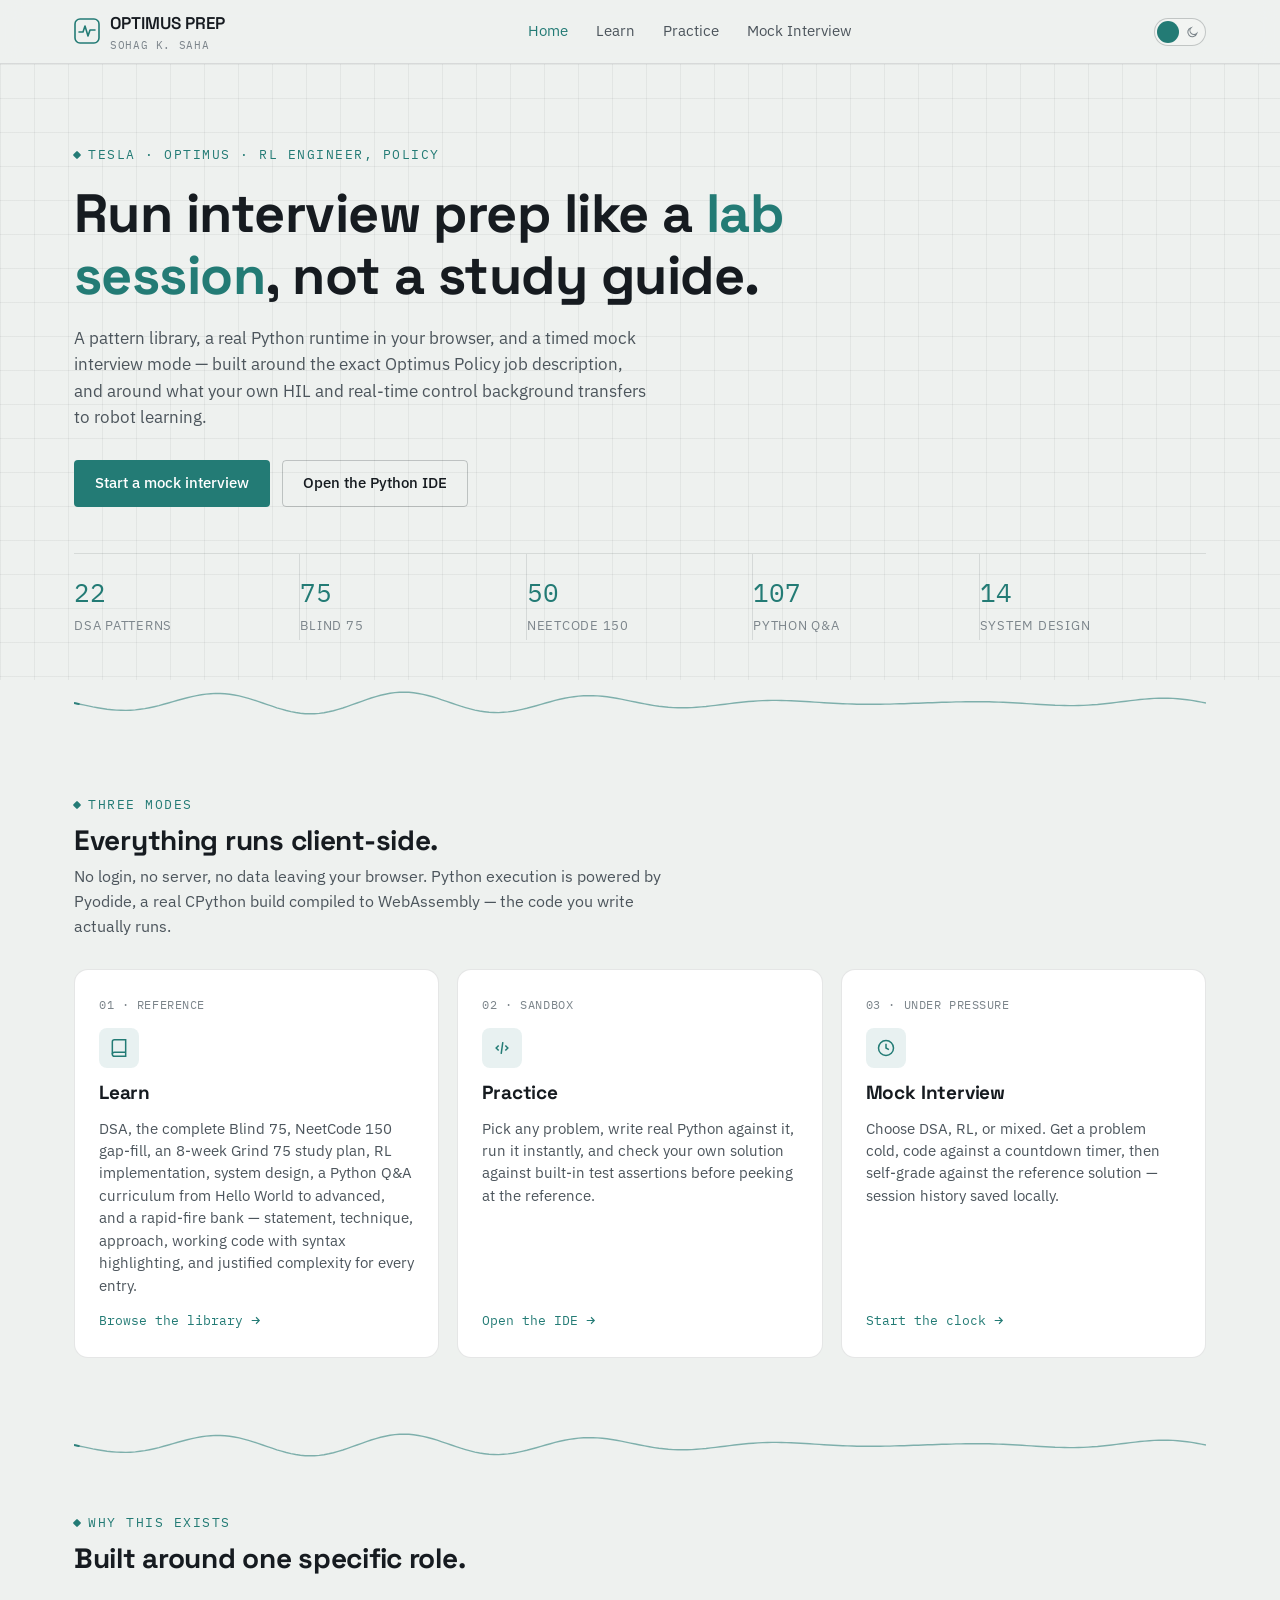
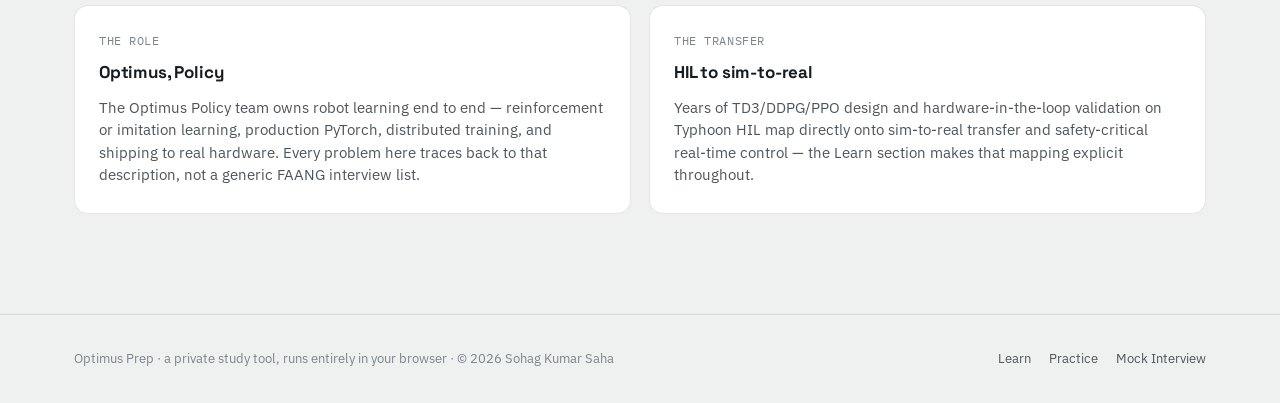
<file: index.html>
<!doctype html>
<html lang="en">
<head>
<meta charset="UTF-8">
<meta name="viewport" content="width=device-width, initial-scale=1.0">
<title>Optimus Prep — RL Engineer Interview Preparation</title>
<meta name="description" content="A self-hosted interview lab for the Tesla Optimus Reinforcement Learning Engineer role: pattern library, an in-browser Python IDE, and timed mock interviews.">
<link rel="icon" href="data:image/svg+xml,%3Csvg xmlns='http://www.w3.org/2000/svg' viewBox='0 0 26 26'%3E%3Crect x='1' y='1' width='24' height='24' rx='5' fill='%230F1319'/%3E%3Cpath d='M5 14 L9 14 L11 8 L14 18 L16 12 L21 12' stroke='%2352B8AF' stroke-width='1.8' fill='none' stroke-linecap='round' stroke-linejoin='round'/%3E%3C/svg%3E">
<link rel="preconnect" href="https://fonts.googleapis.com">
<link rel="preconnect" href="https://fonts.gstatic.com" crossorigin>
<link href="https://fonts.googleapis.com/css2?family=Space+Grotesk:wght@500;600;700&family=IBM+Plex+Sans:wght@400;500;600&family=IBM+Plex+Mono:wght@400;500&display=swap" rel="stylesheet">
<link rel="stylesheet" href="css/styles.css">
</head>
<body>

<header class="site-header">
  <div class="wrap">
    <a href="index.html" class="brand">
      <svg class="brand-mark" viewBox="0 0 26 26" fill="none" xmlns="http://www.w3.org/2000/svg" aria-hidden="true">
        <rect x="1" y="1" width="24" height="24" rx="5" stroke="var(--signal)" stroke-width="1.6"/>
        <path d="M5 14 L9 14 L11 8 L14 18 L16 12 L21 12" stroke="var(--signal)" stroke-width="1.6" fill="none" stroke-linecap="round" stroke-linejoin="round"/>
      </svg>
      <span>OPTIMUS PREP<small>SOHAG K. SAHA</small></span>
    </a>
    <nav class="nav-links" aria-label="Primary">
      <a href="index.html" class="active">Home</a>
      <a href="learn.html">Learn</a>
      <a href="practice.html">Practice</a>
      <a href="mock.html">Mock Interview</a>
    </nav>
    <div class="nav-right">
      <button class="theme-toggle" type="button" aria-pressed="false" aria-label="Switch to night mode">
        <svg class="icon-sun" viewBox="0 0 24 24" fill="none" stroke="currentColor" stroke-width="2" aria-hidden="true"><circle cx="12" cy="12" r="4"/><path d="M12 2v2M12 20v2M4.9 4.9l1.4 1.4M17.7 17.7l1.4 1.4M2 12h2M20 12h2M4.9 19.1l1.4-1.4M17.7 6.3l1.4-1.4"/></svg>
        <svg class="icon-moon" viewBox="0 0 24 24" fill="none" stroke="currentColor" stroke-width="2" aria-hidden="true"><path d="M20 14.5A8.5 8.5 0 1 1 9.5 4a7 7 0 0 0 10.5 10.5Z"/></svg>
        <span class="knob"></span>
      </button>
      <button class="menu-btn" type="button" aria-expanded="false" aria-label="Toggle menu"><span></span></button>
    </div>
  </div>
</header>

<main>
  <section class="hero grid-surface">
    <div class="wrap">
      <div class="hero-inner">
        <span class="eyebrow">Tesla · Optimus · RL Engineer, Policy</span>
        <h1>Run interview prep like a <span class="accent">lab session</span>, not a study guide.</h1>
        <p class="lede">A pattern library, a real Python runtime in your browser, and a timed mock interview mode — built around the exact Optimus Policy job description, and around what your own HIL and real-time control background transfers to robot learning.</p>
        <div class="hero-cta">
          <a href="mock.html" class="btn btn-primary">Start a mock interview</a>
          <a href="practice.html" class="btn btn-ghost">Open the Python IDE</a>
        </div>
      </div>

      <div class="stat-row">
        <div class="stat"><div class="num">22</div><div class="label">DSA patterns</div></div>
        <div class="stat"><div class="num">75</div><div class="label">Blind 75</div></div>
        <div class="stat"><div class="num">50</div><div class="label">NeetCode 150</div></div>
        <div class="stat"><div class="num">107</div><div class="label">Python Q&amp;A</div></div>
        <div class="stat"><div class="num">14</div><div class="label">System design</div></div>
      </div>
    </div>
  </section>

  <div class="wrap"><svg class="trace-divider" viewBox="0 0 1200 34" preserveAspectRatio="none" aria-hidden="true">
  <path d="M 0 17 L 5.0 18.0 L 10.0 18.9 L 15.0 19.9 L 20.0 20.9 L 25.0 21.7 L 30.0 22.5 L 35.0 23.2 L 40.0 23.7 L 45.0 24.1 L 50.0 24.3 L 55.0 24.4 L 60.0 24.2 L 65.0 23.9 L 70.0 23.3 L 75.0 22.6 L 80.0 21.7 L 85.0 20.7 L 90.0 19.6 L 95.0 18.3 L 100.0 17.0 L 105.0 15.6 L 110.0 14.3 L 115.0 13.0 L 120.0 11.7 L 125.0 10.6 L 130.0 9.6 L 135.0 8.7 L 140.0 8.1 L 145.0 7.7 L 150.0 7.4 L 155.0 7.5 L 160.0 7.7 L 165.0 8.3 L 170.0 9.0 L 175.0 9.9 L 180.0 11.1 L 185.0 12.4 L 190.0 13.8 L 195.0 15.4 L 200.0 17.0 L 205.0 18.6 L 210.0 20.2 L 215.0 21.8 L 220.0 23.2 L 225.0 24.5 L 230.0 25.6 L 235.0 26.5 L 240.0 27.2 L 245.0 27.7 L 250.0 27.8 L 255.0 27.7 L 260.0 27.4 L 265.0 26.7 L 270.0 25.8 L 275.0 24.7 L 280.0 23.4 L 285.0 22.0 L 290.0 20.4 L 295.0 18.7 L 300.0 17.0 L 305.0 15.3 L 310.0 13.6 L 315.0 12.0 L 320.0 10.6 L 325.0 9.3 L 330.0 8.2 L 335.0 7.3 L 340.0 6.6 L 345.0 6.3 L 350.0 6.2 L 355.0 6.3 L 360.0 6.8 L 365.0 7.5 L 370.0 8.4 L 375.0 9.5 L 380.0 10.8 L 385.0 12.2 L 390.0 13.8 L 395.0 15.4 L 400.0 17.0 L 405.0 18.6 L 410.0 20.2 L 415.0 21.6 L 420.0 22.9 L 425.0 24.1 L 430.0 25.0 L 435.0 25.7 L 440.0 26.3 L 445.0 26.5 L 450.0 26.6 L 455.0 26.3 L 460.0 25.9 L 465.0 25.3 L 470.0 24.4 L 475.0 23.4 L 480.0 22.3 L 485.0 21.0 L 490.0 19.7 L 495.0 18.4 L 500.0 17.0 L 505.0 15.7 L 510.0 14.4 L 515.0 13.3 L 520.0 12.3 L 525.0 11.4 L 530.0 10.7 L 535.0 10.1 L 540.0 9.8 L 545.0 9.6 L 550.0 9.7 L 555.0 9.9 L 560.0 10.3 L 565.0 10.8 L 570.0 11.5 L 575.0 12.3 L 580.0 13.1 L 585.0 14.1 L 590.0 15.1 L 595.0 16.0 L 600.0 17.0 L 605.0 17.9 L 610.0 18.8 L 615.0 19.6 L 620.0 20.3 L 625.0 20.8 L 630.0 21.3 L 635.0 21.6 L 640.0 21.8 L 645.0 21.8 L 650.0 21.8 L 655.0 21.6 L 660.0 21.3 L 665.0 20.9 L 670.0 20.5 L 675.0 19.9 L 680.0 19.4 L 685.0 18.8 L 690.0 18.2 L 695.0 17.6 L 700.0 17.0 L 705.0 16.5 L 710.0 16.0 L 715.0 15.5 L 720.0 15.2 L 725.0 14.9 L 730.0 14.6 L 735.0 14.5 L 740.0 14.4 L 745.0 14.4 L 750.0 14.5 L 755.0 14.6 L 760.0 14.7 L 765.0 15.0 L 770.0 15.2 L 775.0 15.5 L 780.0 15.8 L 785.0 16.1 L 790.0 16.4 L 795.0 16.7 L 800.0 17.0 L 805.0 17.3 L 810.0 17.5 L 815.0 17.7 L 820.0 17.9 L 825.0 18.0 L 830.0 18.2 L 835.0 18.2 L 840.0 18.3 L 845.0 18.3 L 850.0 18.3 L 855.0 18.2 L 860.0 18.1 L 865.0 18.1 L 870.0 17.9 L 875.0 17.8 L 880.0 17.7 L 885.0 17.5 L 890.0 17.3 L 895.0 17.2 L 900.0 17.0 L 905.0 16.8 L 910.0 16.7 L 915.0 16.5 L 920.0 16.3 L 925.0 16.2 L 930.0 16.1 L 935.0 15.9 L 940.0 15.9 L 945.0 15.8 L 950.0 15.7 L 955.0 15.7 L 960.0 15.7 L 965.0 15.8 L 970.0 15.8 L 975.0 16.0 L 980.0 16.1 L 985.0 16.3 L 990.0 16.5 L 995.0 16.7 L 1000.0 17.0 L 1005.0 17.3 L 1010.0 17.6 L 1015.0 17.9 L 1020.0 18.2 L 1025.0 18.5 L 1030.0 18.8 L 1035.0 19.0 L 1040.0 19.3 L 1045.0 19.4 L 1050.0 19.5 L 1055.0 19.6 L 1060.0 19.6 L 1065.0 19.5 L 1070.0 19.4 L 1075.0 19.1 L 1080.0 18.8 L 1085.0 18.5 L 1090.0 18.0 L 1095.0 17.5 L 1100.0 17.0 L 1105.0 16.4 L 1110.0 15.8 L 1115.0 15.2 L 1120.0 14.6 L 1125.0 14.1 L 1130.0 13.5 L 1135.0 13.1 L 1140.0 12.7 L 1145.0 12.4 L 1150.0 12.2 L 1155.0 12.2 L 1160.0 12.2 L 1165.0 12.4 L 1170.0 12.7 L 1175.0 13.2 L 1180.0 13.7 L 1185.0 14.4 L 1190.0 15.2 L 1195.0 16.1 L 1200.0 17.0"></path>
  <path class="dash" d="M 0 17 L 5.0 18.0 L 10.0 18.9 L 15.0 19.9 L 20.0 20.9 L 25.0 21.7 L 30.0 22.5 L 35.0 23.2 L 40.0 23.7 L 45.0 24.1 L 50.0 24.3 L 55.0 24.4 L 60.0 24.2 L 65.0 23.9 L 70.0 23.3 L 75.0 22.6 L 80.0 21.7 L 85.0 20.7 L 90.0 19.6 L 95.0 18.3 L 100.0 17.0 L 105.0 15.6 L 110.0 14.3 L 115.0 13.0 L 120.0 11.7 L 125.0 10.6 L 130.0 9.6 L 135.0 8.7 L 140.0 8.1 L 145.0 7.7 L 150.0 7.4 L 155.0 7.5 L 160.0 7.7 L 165.0 8.3 L 170.0 9.0 L 175.0 9.9 L 180.0 11.1 L 185.0 12.4 L 190.0 13.8 L 195.0 15.4 L 200.0 17.0 L 205.0 18.6 L 210.0 20.2 L 215.0 21.8 L 220.0 23.2 L 225.0 24.5 L 230.0 25.6 L 235.0 26.5 L 240.0 27.2 L 245.0 27.7 L 250.0 27.8 L 255.0 27.7 L 260.0 27.4 L 265.0 26.7 L 270.0 25.8 L 275.0 24.7 L 280.0 23.4 L 285.0 22.0 L 290.0 20.4 L 295.0 18.7 L 300.0 17.0 L 305.0 15.3 L 310.0 13.6 L 315.0 12.0 L 320.0 10.6 L 325.0 9.3 L 330.0 8.2 L 335.0 7.3 L 340.0 6.6 L 345.0 6.3 L 350.0 6.2 L 355.0 6.3 L 360.0 6.8 L 365.0 7.5 L 370.0 8.4 L 375.0 9.5 L 380.0 10.8 L 385.0 12.2 L 390.0 13.8 L 395.0 15.4 L 400.0 17.0 L 405.0 18.6 L 410.0 20.2 L 415.0 21.6 L 420.0 22.9 L 425.0 24.1 L 430.0 25.0 L 435.0 25.7 L 440.0 26.3 L 445.0 26.5 L 450.0 26.6 L 455.0 26.3 L 460.0 25.9 L 465.0 25.3 L 470.0 24.4 L 475.0 23.4 L 480.0 22.3 L 485.0 21.0 L 490.0 19.7 L 495.0 18.4 L 500.0 17.0 L 505.0 15.7 L 510.0 14.4 L 515.0 13.3 L 520.0 12.3 L 525.0 11.4 L 530.0 10.7 L 535.0 10.1 L 540.0 9.8 L 545.0 9.6 L 550.0 9.7 L 555.0 9.9 L 560.0 10.3 L 565.0 10.8 L 570.0 11.5 L 575.0 12.3 L 580.0 13.1 L 585.0 14.1 L 590.0 15.1 L 595.0 16.0 L 600.0 17.0 L 605.0 17.9 L 610.0 18.8 L 615.0 19.6 L 620.0 20.3 L 625.0 20.8 L 630.0 21.3 L 635.0 21.6 L 640.0 21.8 L 645.0 21.8 L 650.0 21.8 L 655.0 21.6 L 660.0 21.3 L 665.0 20.9 L 670.0 20.5 L 675.0 19.9 L 680.0 19.4 L 685.0 18.8 L 690.0 18.2 L 695.0 17.6 L 700.0 17.0 L 705.0 16.5 L 710.0 16.0 L 715.0 15.5 L 720.0 15.2 L 725.0 14.9 L 730.0 14.6 L 735.0 14.5 L 740.0 14.4 L 745.0 14.4 L 750.0 14.5 L 755.0 14.6 L 760.0 14.7 L 765.0 15.0 L 770.0 15.2 L 775.0 15.5 L 780.0 15.8 L 785.0 16.1 L 790.0 16.4 L 795.0 16.7 L 800.0 17.0 L 805.0 17.3 L 810.0 17.5 L 815.0 17.7 L 820.0 17.9 L 825.0 18.0 L 830.0 18.2 L 835.0 18.2 L 840.0 18.3 L 845.0 18.3 L 850.0 18.3 L 855.0 18.2 L 860.0 18.1 L 865.0 18.1 L 870.0 17.9 L 875.0 17.8 L 880.0 17.7 L 885.0 17.5 L 890.0 17.3 L 895.0 17.2 L 900.0 17.0 L 905.0 16.8 L 910.0 16.7 L 915.0 16.5 L 920.0 16.3 L 925.0 16.2 L 930.0 16.1 L 935.0 15.9 L 940.0 15.9 L 945.0 15.8 L 950.0 15.7 L 955.0 15.7 L 960.0 15.7 L 965.0 15.8 L 970.0 15.8 L 975.0 16.0 L 980.0 16.1 L 985.0 16.3 L 990.0 16.5 L 995.0 16.7 L 1000.0 17.0 L 1005.0 17.3 L 1010.0 17.6 L 1015.0 17.9 L 1020.0 18.2 L 1025.0 18.5 L 1030.0 18.8 L 1035.0 19.0 L 1040.0 19.3 L 1045.0 19.4 L 1050.0 19.5 L 1055.0 19.6 L 1060.0 19.6 L 1065.0 19.5 L 1070.0 19.4 L 1075.0 19.1 L 1080.0 18.8 L 1085.0 18.5 L 1090.0 18.0 L 1095.0 17.5 L 1100.0 17.0 L 1105.0 16.4 L 1110.0 15.8 L 1115.0 15.2 L 1120.0 14.6 L 1125.0 14.1 L 1130.0 13.5 L 1135.0 13.1 L 1140.0 12.7 L 1145.0 12.4 L 1150.0 12.2 L 1155.0 12.2 L 1160.0 12.2 L 1165.0 12.4 L 1170.0 12.7 L 1175.0 13.2 L 1180.0 13.7 L 1185.0 14.4 L 1190.0 15.2 L 1195.0 16.1 L 1200.0 17.0"></path>
</svg></div>

  <section class="section">
    <div class="wrap">
      <div class="section-head">
        <span class="eyebrow">Three modes</span>
        <h2>Everything runs client-side.</h2>
        <p>No login, no server, no data leaving your browser. Python execution is powered by Pyodide, a real CPython build compiled to WebAssembly — the code you write actually runs.</p>
      </div>

      <div class="panel-grid">
        <a href="learn.html" class="panel-card">
          <span class="readout">01 · REFERENCE</span>
          <span class="icon-wrap">
            <svg viewBox="0 0 24 24" fill="none" stroke="currentColor" stroke-width="1.8"><path d="M4 19.5A2.5 2.5 0 0 1 6.5 17H20"/><path d="M6.5 2H20v20H6.5A2.5 2.5 0 0 1 4 19.5v-15A2.5 2.5 0 0 1 6.5 2z"/></svg>
          </span>
          <h3>Learn</h3>
          <p>DSA, the complete Blind 75, NeetCode 150 gap-fill, an 8-week Grind 75 study plan, RL implementation, system design, a Python Q&amp;A curriculum from Hello World to advanced, and a rapid-fire bank — statement, technique, approach, working code with syntax highlighting, and justified complexity for every entry.</p>
          <span class="go">Browse the library <svg viewBox="0 0 24 24" fill="none" stroke="currentColor" stroke-width="2"><path d="M5 12h14M13 6l6 6-6 6"/></svg></span>
        </a>

        <a href="practice.html" class="panel-card">
          <span class="readout">02 · SANDBOX</span>
          <span class="icon-wrap">
            <svg viewBox="0 0 24 24" fill="none" stroke="currentColor" stroke-width="1.8"><path d="M8 9l-3 3 3 3M16 9l3 3-3 3M13 5l-2 14"/></svg>
          </span>
          <h3>Practice</h3>
          <p>Pick any problem, write real Python against it, run it instantly, and check your own solution against built-in test assertions before peeking at the reference.</p>
          <span class="go">Open the IDE <svg viewBox="0 0 24 24" fill="none" stroke="currentColor" stroke-width="2"><path d="M5 12h14M13 6l6 6-6 6"/></svg></span>
        </a>

        <a href="mock.html" class="panel-card">
          <span class="readout">03 · UNDER PRESSURE</span>
          <span class="icon-wrap">
            <svg viewBox="0 0 24 24" fill="none" stroke="currentColor" stroke-width="1.8"><circle cx="12" cy="12" r="9"/><path d="M12 7v5l3.5 2"/></svg>
          </span>
          <h3>Mock Interview</h3>
          <p>Choose DSA, RL, or mixed. Get a problem cold, code against a countdown timer, then self-grade against the reference solution — session history saved locally.</p>
          <span class="go">Start the clock <svg viewBox="0 0 24 24" fill="none" stroke="currentColor" stroke-width="2"><path d="M5 12h14M13 6l6 6-6 6"/></svg></span>
        </a>
      </div>
    </div>
  </section>

  <div class="wrap"><svg class="trace-divider" viewBox="0 0 1200 34" preserveAspectRatio="none" aria-hidden="true">
  <path d="M 0 17 L 5.0 18.0 L 10.0 18.9 L 15.0 19.9 L 20.0 20.9 L 25.0 21.7 L 30.0 22.5 L 35.0 23.2 L 40.0 23.7 L 45.0 24.1 L 50.0 24.3 L 55.0 24.4 L 60.0 24.2 L 65.0 23.9 L 70.0 23.3 L 75.0 22.6 L 80.0 21.7 L 85.0 20.7 L 90.0 19.6 L 95.0 18.3 L 100.0 17.0 L 105.0 15.6 L 110.0 14.3 L 115.0 13.0 L 120.0 11.7 L 125.0 10.6 L 130.0 9.6 L 135.0 8.7 L 140.0 8.1 L 145.0 7.7 L 150.0 7.4 L 155.0 7.5 L 160.0 7.7 L 165.0 8.3 L 170.0 9.0 L 175.0 9.9 L 180.0 11.1 L 185.0 12.4 L 190.0 13.8 L 195.0 15.4 L 200.0 17.0 L 205.0 18.6 L 210.0 20.2 L 215.0 21.8 L 220.0 23.2 L 225.0 24.5 L 230.0 25.6 L 235.0 26.5 L 240.0 27.2 L 245.0 27.7 L 250.0 27.8 L 255.0 27.7 L 260.0 27.4 L 265.0 26.7 L 270.0 25.8 L 275.0 24.7 L 280.0 23.4 L 285.0 22.0 L 290.0 20.4 L 295.0 18.7 L 300.0 17.0 L 305.0 15.3 L 310.0 13.6 L 315.0 12.0 L 320.0 10.6 L 325.0 9.3 L 330.0 8.2 L 335.0 7.3 L 340.0 6.6 L 345.0 6.3 L 350.0 6.2 L 355.0 6.3 L 360.0 6.8 L 365.0 7.5 L 370.0 8.4 L 375.0 9.5 L 380.0 10.8 L 385.0 12.2 L 390.0 13.8 L 395.0 15.4 L 400.0 17.0 L 405.0 18.6 L 410.0 20.2 L 415.0 21.6 L 420.0 22.9 L 425.0 24.1 L 430.0 25.0 L 435.0 25.7 L 440.0 26.3 L 445.0 26.5 L 450.0 26.6 L 455.0 26.3 L 460.0 25.9 L 465.0 25.3 L 470.0 24.4 L 475.0 23.4 L 480.0 22.3 L 485.0 21.0 L 490.0 19.7 L 495.0 18.4 L 500.0 17.0 L 505.0 15.7 L 510.0 14.4 L 515.0 13.3 L 520.0 12.3 L 525.0 11.4 L 530.0 10.7 L 535.0 10.1 L 540.0 9.8 L 545.0 9.6 L 550.0 9.7 L 555.0 9.9 L 560.0 10.3 L 565.0 10.8 L 570.0 11.5 L 575.0 12.3 L 580.0 13.1 L 585.0 14.1 L 590.0 15.1 L 595.0 16.0 L 600.0 17.0 L 605.0 17.9 L 610.0 18.8 L 615.0 19.6 L 620.0 20.3 L 625.0 20.8 L 630.0 21.3 L 635.0 21.6 L 640.0 21.8 L 645.0 21.8 L 650.0 21.8 L 655.0 21.6 L 660.0 21.3 L 665.0 20.9 L 670.0 20.5 L 675.0 19.9 L 680.0 19.4 L 685.0 18.8 L 690.0 18.2 L 695.0 17.6 L 700.0 17.0 L 705.0 16.5 L 710.0 16.0 L 715.0 15.5 L 720.0 15.2 L 725.0 14.9 L 730.0 14.6 L 735.0 14.5 L 740.0 14.4 L 745.0 14.4 L 750.0 14.5 L 755.0 14.6 L 760.0 14.7 L 765.0 15.0 L 770.0 15.2 L 775.0 15.5 L 780.0 15.8 L 785.0 16.1 L 790.0 16.4 L 795.0 16.7 L 800.0 17.0 L 805.0 17.3 L 810.0 17.5 L 815.0 17.7 L 820.0 17.9 L 825.0 18.0 L 830.0 18.2 L 835.0 18.2 L 840.0 18.3 L 845.0 18.3 L 850.0 18.3 L 855.0 18.2 L 860.0 18.1 L 865.0 18.1 L 870.0 17.9 L 875.0 17.8 L 880.0 17.7 L 885.0 17.5 L 890.0 17.3 L 895.0 17.2 L 900.0 17.0 L 905.0 16.8 L 910.0 16.7 L 915.0 16.5 L 920.0 16.3 L 925.0 16.2 L 930.0 16.1 L 935.0 15.9 L 940.0 15.9 L 945.0 15.8 L 950.0 15.7 L 955.0 15.7 L 960.0 15.7 L 965.0 15.8 L 970.0 15.8 L 975.0 16.0 L 980.0 16.1 L 985.0 16.3 L 990.0 16.5 L 995.0 16.7 L 1000.0 17.0 L 1005.0 17.3 L 1010.0 17.6 L 1015.0 17.9 L 1020.0 18.2 L 1025.0 18.5 L 1030.0 18.8 L 1035.0 19.0 L 1040.0 19.3 L 1045.0 19.4 L 1050.0 19.5 L 1055.0 19.6 L 1060.0 19.6 L 1065.0 19.5 L 1070.0 19.4 L 1075.0 19.1 L 1080.0 18.8 L 1085.0 18.5 L 1090.0 18.0 L 1095.0 17.5 L 1100.0 17.0 L 1105.0 16.4 L 1110.0 15.8 L 1115.0 15.2 L 1120.0 14.6 L 1125.0 14.1 L 1130.0 13.5 L 1135.0 13.1 L 1140.0 12.7 L 1145.0 12.4 L 1150.0 12.2 L 1155.0 12.2 L 1160.0 12.2 L 1165.0 12.4 L 1170.0 12.7 L 1175.0 13.2 L 1180.0 13.7 L 1185.0 14.4 L 1190.0 15.2 L 1195.0 16.1 L 1200.0 17.0"></path>
  <path class="dash" d="M 0 17 L 5.0 18.0 L 10.0 18.9 L 15.0 19.9 L 20.0 20.9 L 25.0 21.7 L 30.0 22.5 L 35.0 23.2 L 40.0 23.7 L 45.0 24.1 L 50.0 24.3 L 55.0 24.4 L 60.0 24.2 L 65.0 23.9 L 70.0 23.3 L 75.0 22.6 L 80.0 21.7 L 85.0 20.7 L 90.0 19.6 L 95.0 18.3 L 100.0 17.0 L 105.0 15.6 L 110.0 14.3 L 115.0 13.0 L 120.0 11.7 L 125.0 10.6 L 130.0 9.6 L 135.0 8.7 L 140.0 8.1 L 145.0 7.7 L 150.0 7.4 L 155.0 7.5 L 160.0 7.7 L 165.0 8.3 L 170.0 9.0 L 175.0 9.9 L 180.0 11.1 L 185.0 12.4 L 190.0 13.8 L 195.0 15.4 L 200.0 17.0 L 205.0 18.6 L 210.0 20.2 L 215.0 21.8 L 220.0 23.2 L 225.0 24.5 L 230.0 25.6 L 235.0 26.5 L 240.0 27.2 L 245.0 27.7 L 250.0 27.8 L 255.0 27.7 L 260.0 27.4 L 265.0 26.7 L 270.0 25.8 L 275.0 24.7 L 280.0 23.4 L 285.0 22.0 L 290.0 20.4 L 295.0 18.7 L 300.0 17.0 L 305.0 15.3 L 310.0 13.6 L 315.0 12.0 L 320.0 10.6 L 325.0 9.3 L 330.0 8.2 L 335.0 7.3 L 340.0 6.6 L 345.0 6.3 L 350.0 6.2 L 355.0 6.3 L 360.0 6.8 L 365.0 7.5 L 370.0 8.4 L 375.0 9.5 L 380.0 10.8 L 385.0 12.2 L 390.0 13.8 L 395.0 15.4 L 400.0 17.0 L 405.0 18.6 L 410.0 20.2 L 415.0 21.6 L 420.0 22.9 L 425.0 24.1 L 430.0 25.0 L 435.0 25.7 L 440.0 26.3 L 445.0 26.5 L 450.0 26.6 L 455.0 26.3 L 460.0 25.9 L 465.0 25.3 L 470.0 24.4 L 475.0 23.4 L 480.0 22.3 L 485.0 21.0 L 490.0 19.7 L 495.0 18.4 L 500.0 17.0 L 505.0 15.7 L 510.0 14.4 L 515.0 13.3 L 520.0 12.3 L 525.0 11.4 L 530.0 10.7 L 535.0 10.1 L 540.0 9.8 L 545.0 9.6 L 550.0 9.7 L 555.0 9.9 L 560.0 10.3 L 565.0 10.8 L 570.0 11.5 L 575.0 12.3 L 580.0 13.1 L 585.0 14.1 L 590.0 15.1 L 595.0 16.0 L 600.0 17.0 L 605.0 17.9 L 610.0 18.8 L 615.0 19.6 L 620.0 20.3 L 625.0 20.8 L 630.0 21.3 L 635.0 21.6 L 640.0 21.8 L 645.0 21.8 L 650.0 21.8 L 655.0 21.6 L 660.0 21.3 L 665.0 20.9 L 670.0 20.5 L 675.0 19.9 L 680.0 19.4 L 685.0 18.8 L 690.0 18.2 L 695.0 17.6 L 700.0 17.0 L 705.0 16.5 L 710.0 16.0 L 715.0 15.5 L 720.0 15.2 L 725.0 14.9 L 730.0 14.6 L 735.0 14.5 L 740.0 14.4 L 745.0 14.4 L 750.0 14.5 L 755.0 14.6 L 760.0 14.7 L 765.0 15.0 L 770.0 15.2 L 775.0 15.5 L 780.0 15.8 L 785.0 16.1 L 790.0 16.4 L 795.0 16.7 L 800.0 17.0 L 805.0 17.3 L 810.0 17.5 L 815.0 17.7 L 820.0 17.9 L 825.0 18.0 L 830.0 18.2 L 835.0 18.2 L 840.0 18.3 L 845.0 18.3 L 850.0 18.3 L 855.0 18.2 L 860.0 18.1 L 865.0 18.1 L 870.0 17.9 L 875.0 17.8 L 880.0 17.7 L 885.0 17.5 L 890.0 17.3 L 895.0 17.2 L 900.0 17.0 L 905.0 16.8 L 910.0 16.7 L 915.0 16.5 L 920.0 16.3 L 925.0 16.2 L 930.0 16.1 L 935.0 15.9 L 940.0 15.9 L 945.0 15.8 L 950.0 15.7 L 955.0 15.7 L 960.0 15.7 L 965.0 15.8 L 970.0 15.8 L 975.0 16.0 L 980.0 16.1 L 985.0 16.3 L 990.0 16.5 L 995.0 16.7 L 1000.0 17.0 L 1005.0 17.3 L 1010.0 17.6 L 1015.0 17.9 L 1020.0 18.2 L 1025.0 18.5 L 1030.0 18.8 L 1035.0 19.0 L 1040.0 19.3 L 1045.0 19.4 L 1050.0 19.5 L 1055.0 19.6 L 1060.0 19.6 L 1065.0 19.5 L 1070.0 19.4 L 1075.0 19.1 L 1080.0 18.8 L 1085.0 18.5 L 1090.0 18.0 L 1095.0 17.5 L 1100.0 17.0 L 1105.0 16.4 L 1110.0 15.8 L 1115.0 15.2 L 1120.0 14.6 L 1125.0 14.1 L 1130.0 13.5 L 1135.0 13.1 L 1140.0 12.7 L 1145.0 12.4 L 1150.0 12.2 L 1155.0 12.2 L 1160.0 12.2 L 1165.0 12.4 L 1170.0 12.7 L 1175.0 13.2 L 1180.0 13.7 L 1185.0 14.4 L 1190.0 15.2 L 1195.0 16.1 L 1200.0 17.0"></path>
</svg></div>

  <section class="section-tight">
    <div class="wrap">
      <div class="section-head">
        <span class="eyebrow">Why this exists</span>
        <h2>Built around one specific role.</h2>
      </div>
      <div class="panel-grid" style="grid-template-columns: repeat(2, 1fr);">
        <div class="panel-card" style="cursor:default;">
          <span class="readout">THE ROLE</span>
          <h3 style="font-size:17px;">Optimus, Policy</h3>
          <p>The Optimus Policy team owns robot learning end to end — reinforcement or imitation learning, production PyTorch, distributed training, and shipping to real hardware. Every problem here traces back to that description, not a generic FAANG interview list.</p>
        </div>
        <div class="panel-card" style="cursor:default;">
          <span class="readout">THE TRANSFER</span>
          <h3 style="font-size:17px;">HIL to sim-to-real</h3>
          <p>Years of TD3/DDPG/PPO design and hardware-in-the-loop validation on Typhoon HIL map directly onto sim-to-real transfer and safety-critical real-time control — the Learn section makes that mapping explicit throughout.</p>
        </div>
      </div>
    </div>
  </section>
</main>

<footer class="site-footer">
  <div class="wrap">
    <p>Optimus Prep · a private study tool, runs entirely in your browser · &copy; <span data-year></span> Sohag Kumar Saha</p>
    <div class="foot-links">
      <a href="learn.html">Learn</a>
      <a href="practice.html">Practice</a>
      <a href="mock.html">Mock Interview</a>
    </div>
  </div>
</footer>

<script src="js/theme.js"></script>
<script src="js/main.js"></script>
<script>
  (function(){
    var svg = document.querySelector('.brand-mark');
  })();
</script>
</body>
</html>
</file>
<file: css/styles.css>
/* ==========================================================================
   OPTIMUS PREP — design tokens
   Instrumentation / control-panel visual language: grid-line surfaces,
   monospace telemetry readouts, a signal-trace divider as the signature
   element. Restrained accent use; the trace line is the one flourish.
   ========================================================================== */

:root{
  /* type */
  --font-display: 'Space Grotesk', 'Segoe UI', sans-serif;
  --font-body: 'IBM Plex Sans', 'Segoe UI', sans-serif;
  --font-mono: 'IBM Plex Mono', 'SFMono-Regular', Consolas, monospace;

  /* layout */
  --maxw: 1180px;
  --radius-sm: 4px;
  --radius-md: 8px;
  --radius-lg: 14px;
  --nav-h: 64px;

  /* motion */
  --ease: cubic-bezier(.4,0,.2,1);
  --dur: 180ms;
}

/* -------------------- Light theme (default) -------------------- */
:root,
[data-theme="light"]{
  --bg: #EEF1EF;
  --bg-raised: #F7F8F6;
  --surface: #FFFFFF;
  --surface-2: #F2F4F2;
  --ink: #161B20;
  --ink-soft: #4C555C;
  --ink-faint: #7C858B;
  --line: rgba(22,27,32,0.11);
  --line-strong: rgba(22,27,32,0.22);
  --signal: #237B75;
  --signal-strong: #1A5E59;
  --signal-tint: rgba(35,123,117,0.10);
  --amber: #B9711F;
  --amber-tint: rgba(185,113,31,0.12);
  --success: #2E7D4F;
  --success-tint: rgba(46,125,79,0.12);
  --danger: #AA402B;
  --danger-tint: rgba(170,64,43,0.10);
  --code-bg: #F4F6F4;
  --code-ink: #1B2320;
  --shadow: 0 1px 2px rgba(20,30,28,.06), 0 8px 24px rgba(20,30,28,.06);
  --grid-line: rgba(22,27,32,0.055);
  color-scheme: light;
}

/* -------------------- Dark theme -------------------- */
[data-theme="dark"]{
  --bg: #0F1319;
  --bg-raised: #141A21;
  --surface: #171E26;
  --surface-2: #1D242D;
  --ink: #E8ECEE;
  --ink-soft: #A7B1B9;
  --ink-faint: #6E7880;
  --line: rgba(255,255,255,0.09);
  --line-strong: rgba(255,255,255,0.16);
  --signal: #52B8AF;
  --signal-strong: #7BD0C8;
  --signal-tint: rgba(82,184,175,0.14);
  --amber: #E0A059;
  --amber-tint: rgba(224,160,89,0.14);
  --success: #6FC08F;
  --success-tint: rgba(111,192,143,0.14);
  --danger: #E2795F;
  --danger-tint: rgba(226,121,95,0.14);
  --code-bg: #10151B;
  --code-ink: #DCE4E2;
  --shadow: 0 1px 2px rgba(0,0,0,.3), 0 8px 28px rgba(0,0,0,.35);
  --grid-line: rgba(255,255,255,0.045);
  color-scheme: dark;
}

/* -------------------- Reset -------------------- */
*,*::before,*::after{ box-sizing: border-box; }
html{ scroll-behavior: smooth; }
body{
  margin:0;
  background: var(--bg);
  color: var(--ink);
  font-family: var(--font-body);
  font-size: 16px;
  line-height: 1.55;
  -webkit-font-smoothing: antialiased;
  transition: background var(--dur) var(--ease), color var(--dur) var(--ease);
}
img,svg{ display:block; max-width:100%; }
a{ color: inherit; text-decoration: none; }
button{ font: inherit; cursor:pointer; }
ul{ margin:0; padding:0; list-style:none; }
h1,h2,h3,h4{ font-family: var(--font-display); margin:0; line-height:1.15; letter-spacing:-0.01em; }
p{ margin:0; }
code, pre, .mono{ font-family: var(--font-mono); }

@media (prefers-reduced-motion: reduce){
  *{ animation-duration: 0.001ms !important; animation-iteration-count: 1 !important; transition-duration: 0.001ms !important; scroll-behavior:auto !important; }
}

/* focus visibility */
a:focus-visible, button:focus-visible, input:focus-visible, textarea:focus-visible, [tabindex]:focus-visible{
  outline: 2px solid var(--signal);
  outline-offset: 2px;
  border-radius: 3px;
}

/* -------------------- Grid backdrop -------------------- */
.grid-surface{
  background-image:
    linear-gradient(var(--grid-line) 1px, transparent 1px),
    linear-gradient(90deg, var(--grid-line) 1px, transparent 1px);
  background-size: 34px 34px;
}

/* -------------------- Layout helpers -------------------- */
.wrap{ max-width: var(--maxw); margin: 0 auto; padding: 0 24px; }
.section{ padding: 64px 0; }
.section-tight{ padding: 40px 0; }
.visually-hidden{ position:absolute; width:1px; height:1px; overflow:hidden; clip:rect(0,0,0,0); white-space:nowrap; }

/* -------------------- Eyebrow / labels -------------------- */
.eyebrow{
  font-family: var(--font-mono);
  font-size: 12.5px;
  letter-spacing: 0.12em;
  text-transform: uppercase;
  color: var(--signal);
  display: inline-flex;
  align-items: center;
  gap: 8px;
}
.eyebrow::before{
  content:"";
  width: 6px; height: 6px;
  background: var(--signal);
  border-radius: 1px;
  transform: rotate(45deg);
  flex: none;
}

/* -------------------- Header / nav -------------------- */
.site-header{
  position: sticky; top:0; z-index: 50;
  height: var(--nav-h);
  background: color-mix(in srgb, var(--bg) 82%, transparent);
  backdrop-filter: blur(10px);
  border-bottom: 1px solid var(--line);
}
.site-header .wrap{ height:100%; display:flex; align-items:center; justify-content:space-between; gap: 20px; }
.brand{ display:flex; align-items:center; gap:10px; font-family: var(--font-display); font-weight:600; font-size: 17px; }
.brand-mark{ width: 26px; height:26px; flex:none; }
.brand small{ display:block; font-family: var(--font-mono); font-weight:400; font-size:10.5px; color: var(--ink-faint); letter-spacing:.06em; margin-top:1px; }

.nav-links{ display:flex; align-items:center; gap: 4px; }
.nav-links a{
  font-size: 14.5px; padding: 8px 12px; border-radius: var(--radius-sm);
  color: var(--ink-soft);
  transition: color var(--dur) var(--ease), background var(--dur) var(--ease);
}
.nav-links a:hover{ color: var(--ink); background: var(--surface-2); }
.nav-links a.active{ color: var(--signal); }

.nav-right{ display:flex; align-items:center; gap:14px; }

/* theme toggle (rocker switch) */
.theme-toggle{
  position:relative;
  width: 52px; height: 28px;
  border-radius: 999px;
  border: 1px solid var(--line-strong);
  background: var(--surface-2);
  padding: 2px;
  flex: none;
}
.theme-toggle .knob{
  width: 22px; height: 22px;
  border-radius: 50%;
  background: var(--signal);
  display:block;
  transform: translateX(0);
  transition: transform var(--dur) var(--ease);
  position:relative; z-index:2;
}
[data-theme="dark"] .theme-toggle .knob{ transform: translateX(24px); }
.theme-toggle svg{ width:13px; height:13px; }
.theme-toggle .icon-sun, .theme-toggle .icon-moon{
  position:absolute; top:50%; transform: translateY(-50%);
  color: var(--ink-faint); pointer-events:none; z-index:1;
}
.theme-toggle .icon-sun{ left: 6px; }
.theme-toggle .icon-moon{ right: 6px; }

.menu-btn{ display:none; background:none; border:1px solid var(--line-strong); border-radius: var(--radius-sm); width:38px; height:34px; align-items:center; justify-content:center; }
.menu-btn span, .menu-btn span::before, .menu-btn span::after{ content:""; display:block; width:16px; height:1.5px; background: var(--ink); position:relative; }
.menu-btn span::before{ position:absolute; top:-5px; }
.menu-btn span::after{ position:absolute; top:5px; }

/* -------------------- Buttons -------------------- */
.btn{
  display:inline-flex; align-items:center; justify-content:center; gap:8px;
  padding: 11px 20px;
  border-radius: var(--radius-sm);
  font-size: 14.5px; font-weight: 500;
  border: 1px solid transparent;
  transition: transform var(--dur) var(--ease), background var(--dur) var(--ease), border-color var(--dur) var(--ease), color var(--dur) var(--ease);
  white-space: nowrap;
}
.btn-primary{ background: var(--signal); color: #fff; }
.btn-primary:hover{ background: var(--signal-strong); }
.btn-ghost{ background: transparent; color: var(--ink); border-color: var(--line-strong); }
.btn-ghost:hover{ border-color: var(--signal); color: var(--signal); }
.btn-amber{ background: var(--amber); color: #241505; }
.btn-amber:hover{ filter: brightness(1.06); }
.btn-sm{ padding: 7px 14px; font-size: 13px; }
.btn-block{ width:100%; }
.btn:disabled{ opacity:.5; cursor:not-allowed; }
.btn svg{ width:15px; height:15px; }

/* -------------------- Hero -------------------- */
.hero{ position:relative; padding: 76px 0 40px; overflow:hidden; }
.hero-inner{ max-width: 760px; }
.hero h1{ font-size: clamp(34px, 5vw, 54px); margin-top:18px; }
.hero h1 .accent{ color: var(--signal); }
.hero p.lede{ font-size: 17px; color: var(--ink-soft); margin-top:18px; max-width: 58ch; }
.hero-cta{ display:flex; gap:12px; margin-top:30px; flex-wrap:wrap; }

.stat-row{ display:flex; gap: 0; margin-top: 46px; border-top:1px solid var(--line); flex-wrap:wrap; }
.stat{ flex:1 1 140px; padding: 18px 22px 4px 0; border-right: 1px solid var(--line); }
.stat:last-child{ border-right:none; }
.stat .num{ font-family: var(--font-mono); font-size: 26px; color: var(--signal); }
.stat .label{ font-size: 12.5px; color: var(--ink-faint); text-transform:uppercase; letter-spacing:.06em; margin-top:4px; }

/* -------------------- Trace divider (signature element) -------------------- */
.trace-divider{ width:100%; height:34px; display:block; margin: 6px 0; }
.trace-divider path{
  fill:none;
  stroke: var(--signal);
  stroke-width: 1.4;
  opacity:.55;
}
.trace-divider .dash{
  stroke-dasharray: 6 5000;
  animation: trace-scan 9s linear infinite;
  opacity: .9;
  stroke-width: 1.8;
}
@keyframes trace-scan{
  0%{ stroke-dashoffset: 0; }
  100%{ stroke-dashoffset: -2000; }
}

/* -------------------- Panel cards (home) -------------------- */
.panel-grid{ display:grid; grid-template-columns: repeat(3, 1fr); gap: 18px; }
.panel-card{
  background: var(--surface);
  border: 1px solid var(--line);
  border-radius: var(--radius-lg);
  padding: 26px 24px;
  transition: border-color var(--dur) var(--ease), box-shadow var(--dur) var(--ease);
  display:flex; flex-direction:column; gap:14px;
  position:relative;
}
.panel-card:hover{ border-color: var(--signal); box-shadow: var(--shadow); }
.panel-card .readout{ font-family: var(--font-mono); font-size: 11.5px; color: var(--ink-faint); letter-spacing:.05em; text-transform:uppercase; }
.panel-card .icon-wrap{ width:40px; height:40px; border-radius: var(--radius-md); background: var(--signal-tint); display:flex; align-items:center; justify-content:center; color: var(--signal); }
.panel-card .icon-wrap svg{ width:20px; height:20px; }
.panel-card h3{ font-size: 19px; }
.panel-card p{ color: var(--ink-soft); font-size: 14.5px; }
.panel-card .go{ margin-top:auto; font-family: var(--font-mono); font-size: 12.5px; color: var(--signal); display:flex; align-items:center; gap:6px; }
.panel-card .go svg{ width:13px; height:13px; transition: transform var(--dur) var(--ease); }
.panel-card:hover .go svg{ transform: translateX(3px); }

/* -------------------- Section headers -------------------- */
.section-head{ margin-bottom: 30px; }
.section-head h2{ font-size: 28px; margin-top:10px; }
.section-head p{ color: var(--ink-soft); margin-top:8px; max-width: 62ch; }

/* -------------------- Badges / tags -------------------- */
.tag{
  display:inline-flex; align-items:center;
  font-family: var(--font-mono); font-size: 11.5px; letter-spacing:.03em;
  padding: 3px 9px; border-radius: 999px;
  border: 1px solid var(--line-strong);
  color: var(--ink-soft);
  white-space:nowrap;
}
.tag-signal{ color: var(--signal); border-color: color-mix(in srgb, var(--signal) 45%, var(--line-strong)); background: var(--signal-tint); }
.tag-amber{ color: var(--amber); border-color: color-mix(in srgb, var(--amber) 45%, var(--line-strong)); background: var(--amber-tint); }
.tag-torch{ color: var(--ink-faint); }

/* -------------------- Filter chips -------------------- */
.chip-row{ display:flex; flex-wrap:wrap; gap:8px; }
.chip{
  font-family: var(--font-mono); font-size: 12.5px;
  padding: 7px 13px; border-radius: 999px;
  border:1px solid var(--line-strong); background: var(--surface);
  color: var(--ink-soft);
  transition: all var(--dur) var(--ease);
}
.chip:hover{ border-color: var(--signal); color: var(--signal); }
.chip.active{ background: var(--signal); color:#fff; border-color: var(--signal); }

/* -------------------- Accordion (Learn page) -------------------- */
.acc-item{
  border: 1px solid var(--line);
  border-radius: var(--radius-md);
  background: var(--surface);
  margin-bottom: 12px;
  overflow: hidden;
}
.acc-item summary{
  list-style:none;
  cursor:pointer;
  padding: 16px 20px;
  display:flex; align-items:center; gap:14px;
  font-family: var(--font-display); font-weight:600; font-size:15.5px;
}
.acc-item summary::-webkit-details-marker{ display:none; }
.acc-item summary .num{ font-family: var(--font-mono); font-weight:400; color: var(--ink-faint); font-size:13px; width: 46px; flex:none; }
.acc-item summary .ttl{ flex:1; }
.acc-item summary .chevron{ width:16px; height:16px; color: var(--ink-faint); transition: transform var(--dur) var(--ease); flex:none; }
.acc-item[open] summary .chevron{ transform: rotate(90deg); }
.acc-item[open] summary{ border-bottom: 1px solid var(--line); }
.acc-body{ padding: 18px 20px 22px; display:flex; flex-direction:column; gap: 14px; }
.acc-body h5{ font-family: var(--font-mono); font-size:12px; text-transform:uppercase; letter-spacing:.06em; color: var(--ink-faint); margin-bottom:6px; }
.acc-body .prose{ color: var(--ink-soft); font-size: 14.5px; }
.acc-body pre.example{ background: var(--code-bg); border:1px solid var(--line); border-radius: var(--radius-sm); padding:12px 14px; font-size:13px; color: var(--code-ink); white-space:pre-wrap; }

/* -------------------- Code block -------------------- */
.code-block{ position: relative; }
.code-block pre{
  background: var(--code-bg);
  color: var(--code-ink);
  border: 1px solid var(--line);
  border-radius: var(--radius-md);
  padding: 16px 18px;
  font-size: 13.2px;
  line-height:1.55;
  overflow-x:auto;
  margin:0;
}
.code-block .copy-btn{
  position:absolute; top:8px; right:8px;
  font-family: var(--font-mono); font-size:11px;
  padding: 5px 10px; border-radius:6px;
  border:1px solid var(--line-strong); background: var(--surface);
  color: var(--ink-soft);
  opacity:0; transition: opacity var(--dur) var(--ease);
}
.code-block:hover .copy-btn{ opacity:1; }

/* -------------------- Prism.js syntax highlighting, mapped to design tokens -------------------- */
.code-block pre code{
  background: none; font-family: inherit; white-space: pre; font-size: inherit;
}
.token.comment{ color: var(--ink-faint); font-style: italic; }
.token.string, .token.triple-quoted-string{ color: var(--success); }
.token.number{ color: var(--amber); }
.token.keyword, .token.operator.keyword{ color: var(--signal); font-weight: 600; }
.token.boolean, .token.constant{ color: var(--amber); font-weight: 600; }
.token.function, .token.class-name{ color: var(--signal-strong); }
.token.builtin{ color: var(--amber); }
.token.decorator, .token.annotation{ color: var(--amber); font-style: italic; }
.token.operator, .token.punctuation{ color: var(--ink-soft); }
.token.property, .token.parameter{ color: var(--code-ink); }
.token.docstring{ color: var(--ink-faint); font-style: italic; }

/* -------------------- Sidebar / two-col app layout -------------------- */
.app-layout{ display:grid; grid-template-columns: 300px 1fr; gap: 22px; align-items:start; }
.sidebar{
  position: sticky; top: calc(var(--nav-h) + 20px);
  background: var(--surface); border:1px solid var(--line); border-radius: var(--radius-lg);
  padding: 16px; max-height: calc(100vh - var(--nav-h) - 40px); overflow-y:auto;
}
.sidebar .search{
  width:100%; padding: 9px 12px; border-radius: var(--radius-sm);
  border:1px solid var(--line-strong); background: var(--surface-2); color: var(--ink);
  font-size:13.5px; margin-bottom:12px; font-family: var(--font-body);
}
.problem-item{
  display:flex; align-items:center; gap:10px;
  padding: 10px 10px; border-radius: var(--radius-sm);
  cursor:pointer; color: var(--ink-soft); font-size: 13.8px;
  border: 1px solid transparent;
}
.problem-item:hover{ background: var(--surface-2); }
.problem-item.active{ background: var(--signal-tint); color: var(--signal); border-color: color-mix(in srgb, var(--signal) 35%, transparent); }
.problem-item .idx{ font-family: var(--font-mono); font-size:11.5px; color: var(--ink-faint); width: 30px; flex:none; }
.problem-item.solved .idx::after{ content:" \2713"; color: var(--success); }
.group-label{ font-family: var(--font-mono); font-size:11px; text-transform:uppercase; letter-spacing:.06em; color: var(--ink-faint); padding: 14px 10px 6px; }

/* -------------------- IDE panel -------------------- */
.ide-card{ background: var(--surface); border:1px solid var(--line); border-radius: var(--radius-lg); overflow:hidden; }
.ide-toolbar{ display:flex; align-items:center; justify-content:space-between; padding: 10px 16px; border-bottom:1px solid var(--line); background: var(--surface-2); gap: 10px; flex-wrap:wrap; }
.ide-toolbar .dots{ display:flex; gap:6px; }
.ide-toolbar .dots span{ width:9px; height:9px; border-radius:50%; background: var(--line-strong); }
.ide-toolbar .status{ font-family: var(--font-mono); font-size:12px; color: var(--ink-faint); display:flex; align-items:center; gap:7px; }
.ide-toolbar .status .dot{ width:7px; height:7px; border-radius:50%; background: var(--ink-faint); }
.ide-toolbar .status.ready .dot{ background: var(--success); }
.ide-toolbar .status.busy .dot{ background: var(--amber); animation: pulse 1s infinite; }
.ide-toolbar .actions{ display:flex; gap:8px; }
@keyframes pulse{ 0%,100%{opacity:1;} 50%{opacity:.35;} }

.CodeMirror, .plain-editor{ height: 320px !important; font-family: var(--font-mono) !important; font-size: 13.6px !important; }
.plain-editor{
  width:100%; box-sizing:border-box; resize:vertical; border:none; padding:14px 16px;
  background: var(--code-bg); color: var(--code-ink); line-height:1.55; outline:none;
}

.console{
  background: var(--code-bg); border-top: 1px solid var(--line);
  padding: 14px 16px; font-family: var(--font-mono); font-size: 13px;
  min-height: 110px; max-height: 260px; overflow-y:auto; white-space:pre-wrap;
  color: var(--code-ink);
}
.console .line-err{ color: var(--danger); }
.console .line-ok{ color: var(--success); }
.console .placeholder{ color: var(--ink-faint); }

.test-results{ display:flex; flex-direction:column; gap:6px; padding: 14px 16px; border-top:1px solid var(--line); }
.test-row{ display:flex; align-items:center; gap:10px; font-family: var(--font-mono); font-size:12.5px; color: var(--ink-soft); }
.test-row .mark{ width:16px; height:16px; border-radius:50%; display:flex; align-items:center; justify-content:center; flex:none; font-size:10px; }
.test-row.pass .mark{ background: var(--success-tint); color: var(--success); }
.test-row.fail .mark{ background: var(--danger-tint); color: var(--danger); }

/* -------------------- Timer readout -------------------- */
.timer-readout{
  font-family: var(--font-mono); font-size: 30px; letter-spacing: .02em;
  padding: 8px 18px; border-radius: var(--radius-md);
  border: 1px solid var(--line-strong); background: var(--surface);
  color: var(--ink);
  display:inline-flex; align-items:center; gap:10px;
}
.timer-readout .led{ width:9px; height:9px; border-radius:50%; background: var(--success); }
.timer-readout.warn .led{ background: var(--amber); animation: pulse 1s infinite; }
.timer-readout.warn{ color: var(--amber); border-color: color-mix(in srgb, var(--amber) 40%, var(--line-strong)); }
.timer-readout.over .led{ background: var(--danger); }
.timer-readout.over{ color: var(--danger); border-color: color-mix(in srgb, var(--danger) 40%, var(--line-strong)); }

/* -------------------- Mock interview setup -------------------- */
.setup-card{ background: var(--surface); border:1px solid var(--line); border-radius: var(--radius-lg); padding: 30px; max-width: 640px; margin: 0 auto; }
.setup-row{ margin-bottom: 22px; }
.setup-row label{ display:block; font-family: var(--font-mono); font-size:12px; text-transform:uppercase; letter-spacing:.06em; color: var(--ink-faint); margin-bottom:10px; }
.option-grid{ display:grid; grid-template-columns: repeat(auto-fit, minmax(140px,1fr)); gap:10px; }
.option-btn{
  padding: 13px 14px; border-radius: var(--radius-md); border:1px solid var(--line-strong);
  background: var(--surface-2); text-align:left; color: var(--ink);
  transition: all var(--dur) var(--ease);
}
.option-btn strong{ display:block; font-size:14px; }
.option-btn span{ display:block; font-size:12px; color: var(--ink-faint); margin-top:2px; font-family: var(--font-mono); }
.option-btn:hover{ border-color: var(--signal); }
.option-btn.selected{ border-color: var(--signal); background: var(--signal-tint); }

/* -------------------- Session history -------------------- */
.history-table{ width:100%; border-collapse: collapse; font-size: 13.8px; }
.history-table th{ text-align:left; font-family: var(--font-mono); font-size:11.5px; text-transform:uppercase; letter-spacing:.05em; color: var(--ink-faint); padding: 8px 10px; border-bottom:1px solid var(--line-strong); }
.history-table td{ padding: 10px; border-bottom:1px solid var(--line); color: var(--ink-soft); }
.history-table tr:last-child td{ border-bottom:none; }

/* -------------------- Footer -------------------- */
.site-footer{ border-top: 1px solid var(--line); padding: 34px 0; margin-top: 60px; }
.site-footer .wrap{ display:flex; justify-content:space-between; align-items:center; flex-wrap:wrap; gap:14px; }
.site-footer p{ color: var(--ink-faint); font-size: 13px; }
.site-footer .foot-links{ display:flex; gap:18px; }
.site-footer .foot-links a{ font-size:13px; color: var(--ink-soft); }
.site-footer .foot-links a:hover{ color: var(--signal); }

/* -------------------- Callouts -------------------- */
.callout{ border:1px solid var(--line); border-left: 3px solid var(--signal); border-radius: var(--radius-sm); padding: 14px 16px; background: var(--surface-2); font-size: 14px; color: var(--ink-soft); }
.callout strong{ color: var(--ink); }

/* -------------------- Study plan -------------------- */
.plan-week-head{ display:flex; align-items:center; justify-content:space-between; gap:12px; flex-wrap:wrap; }
.plan-week-head .progress-track{ width:120px; height:5px; border-radius:3px; background: var(--surface-2); overflow:hidden; flex:none; }
.plan-week-head .progress-fill{ height:100%; background: var(--signal); border-radius:3px; transition: width var(--dur) var(--ease); }
.plan-item{
  display:flex; align-items:center; gap:12px;
  padding: 10px 4px; border-bottom: 1px solid var(--line);
  text-decoration:none; color: inherit;
}
.plan-item:last-child{ border-bottom:none; }
.plan-item:hover .plan-item-title{ color: var(--signal); }
.plan-item .check{
  width:18px; height:18px; border-radius:5px; border:1.5px solid var(--line-strong);
  flex:none; display:flex; align-items:center; justify-content:center;
  font-size:11px; color: transparent;
}
.plan-item.solved .check{ background: var(--success); border-color: var(--success); color:#fff; }
.plan-item-title{ flex:1; font-size:14px; transition: color var(--dur) var(--ease); }
.plan-item .mins{ font-family: var(--font-mono); font-size:12px; color: var(--ink-faint); flex:none; }

/* -------------------- Utility for hidden -------------------- */
[hidden]{ display:none !important; }

/* -------------------- Responsive -------------------- */
@media (max-width: 980px){
  .panel-grid{ grid-template-columns: 1fr; }
  .app-layout{ grid-template-columns: 1fr; }
  .sidebar{ position:static; max-height:none; }
  .stat-row{ flex-wrap:wrap; }
  .stat{ flex:1 1 45%; }
}
@media (max-width: 720px){
  .nav-links{ display:none; }
  .nav-links.mobile-open{
    display:flex; flex-direction:column; gap:2px;
    position:absolute; top: var(--nav-h); left:0; right:0;
    background: var(--bg); border-bottom:1px solid var(--line);
    padding: 10px 24px 16px; box-shadow: var(--shadow);
  }
  .nav-links.mobile-open a{ padding:12px 8px; }
  .menu-btn{ display:flex; }
  .hero{ padding-top: 52px; }
}
</file>
